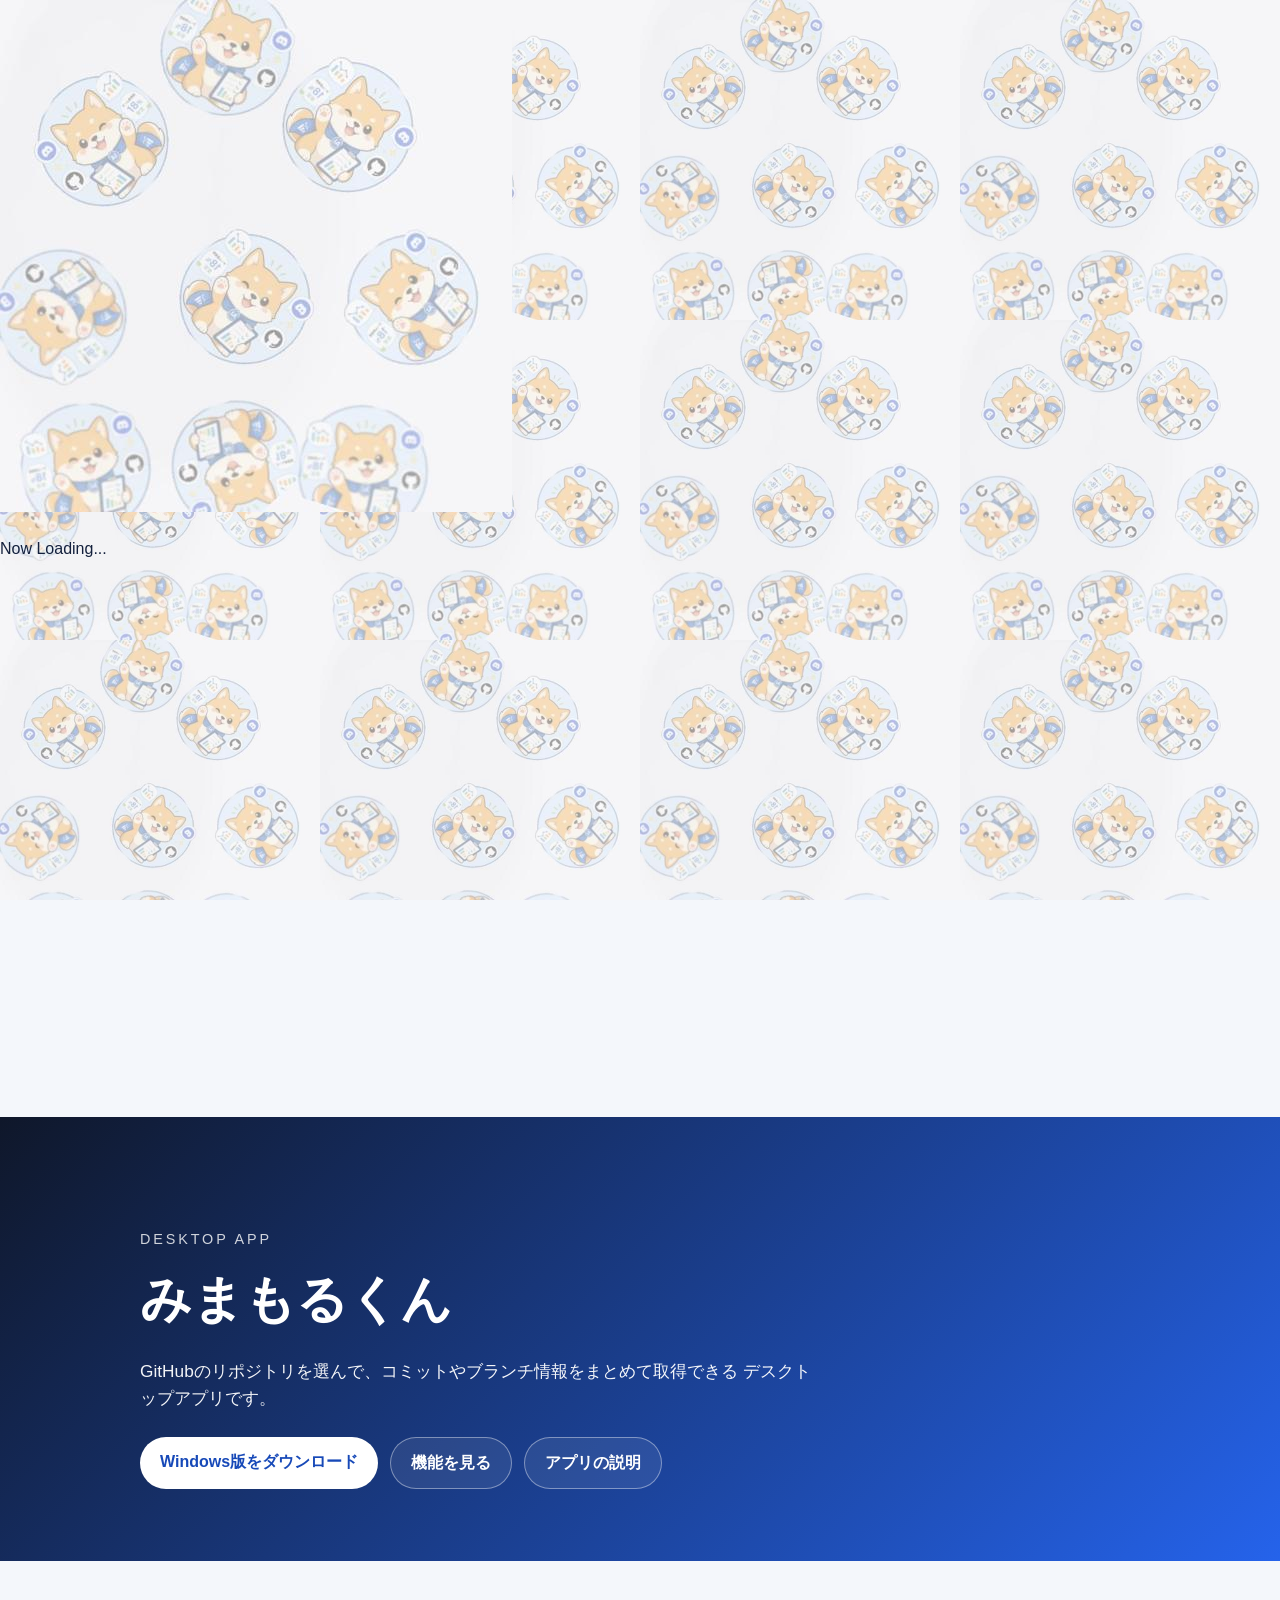
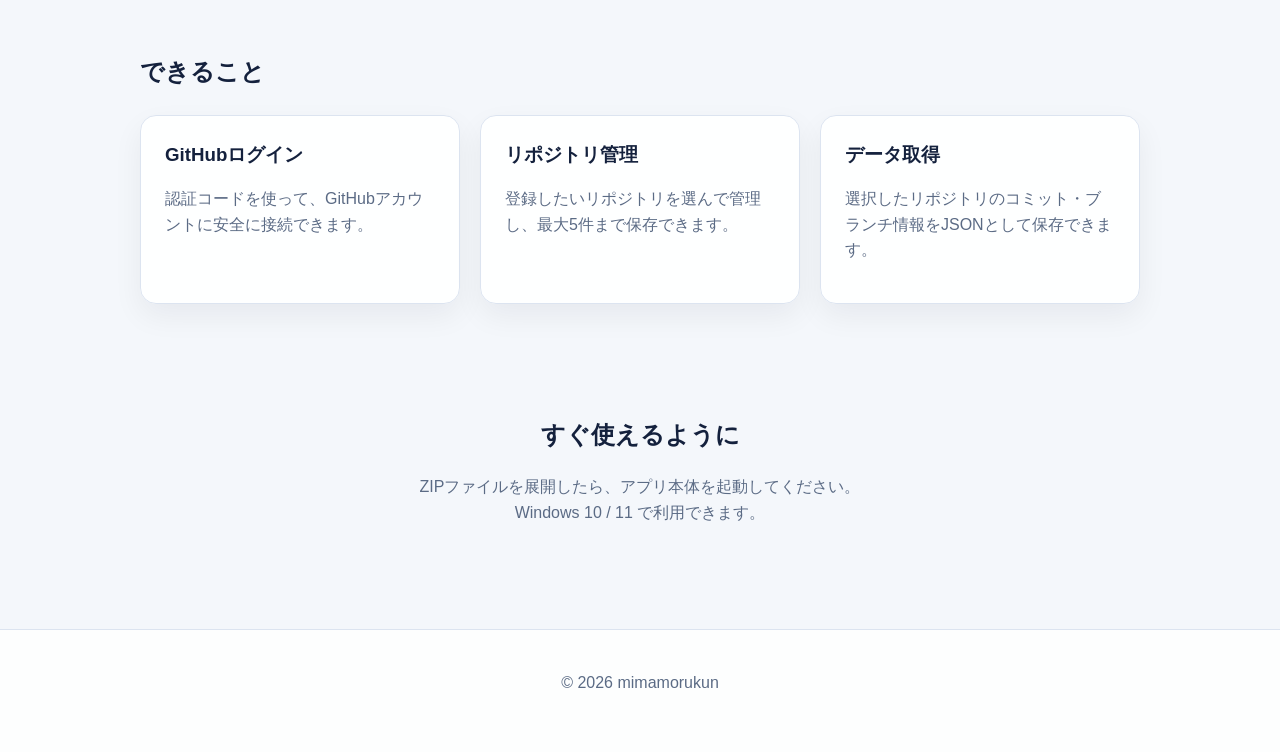
<file: index.html>
<!DOCTYPE html>
<html lang="ja">
  <head>
    <meta charset="UTF-8" />
    <meta name="viewport" content="width=device-width, initial-scale=1.0" />
    <title>みまもるくん | Desktop App</title>
    <meta
      name="description"
      content="みまもるくんのデスクトップアプリをダウンロードできるホームページです。"
    />
    <!--
      このファイルはサイトのトップページです。
      - CSS は `css/index.css` に分離しています。
      - ダウンロードリンクはローカルの `downloads/mimamorukun-win.zip` を指しています。
        実運用では GitHub Releases や外部ストレージに本体を置くことを推奨します。
      - `downloads/` フォルダは `.gitignore` に入れているためリポジトリには含めません。
    -->
    <link rel="stylesheet" href="./css/index.css" />
  </head>
  <body class="is-loading">
    <div class="loading-screen" id="loadingScreen">
      <img src="./images/mimamorukun.png" alt="" class="loading-logo">
      <div class="loading-gauge">
        <div class="loading-gauge-fill" id="loadingGaugeFill"></div>
      </div>
      <p class="loading-text">
        Now Loading<span class="dot">.</span><span class="dot">.</span><span class="dot">.</span>
      </p>
    </div>

    <div class="bubbles" aria-hidden="true">
      <div class="bubble" style="left:5%; width:60px; height:60px; animation-duration:18s; animation-delay:0s;"></div>
      <div class="bubble" style="left:15%; width:30px; height:30px; animation-duration:12s; animation-delay:2s;"></div>
      <div class="bubble" style="left:28%; width:90px; height:90px; animation-duration:22s; animation-delay:1s;"></div>
      <div class="bubble" style="left:40%; width:45px; height:45px; animation-duration:15s; animation-delay:6s;"></div>
      <div class="bubble" style="left:52%; width:110px; height:110px; animation-duration:26s; animation-delay:3s;"></div>
      <div class="bubble" style="left:65%; width:35px; height:35px; animation-duration:13s; animation-delay:8s;"></div>
      <div class="bubble" style="left:75%; width:70px; height:70px; animation-duration:20s; animation-delay:5s;"></div>
      <div class="bubble" style="left:85%; width:50px; height:50px; animation-duration:17s; animation-delay:9s;"></div>
      <div class="bubble" style="left:92%; width:28px; height:28px; animation-duration:11s; animation-delay:4s;"></div>
      <div class="bubble" style="left:35%; width:22px; height:22px; animation-duration:10s; animation-delay:11s;"></div>
    </div>

    <header class="hero">
      <div class="container">
        <p class="eyebrow">Desktop App</p>
        <h1>みまもるくん</h1>
        <p class="lead">
          GitHubのリポジトリを選んで、コミットやブランチ情報をまとめて取得できる
          デスクトップアプリです。
        </p>
        <!-- 操作ボタン -->
        <div class="actions">
          <!--
            ローカルのサンプルZIPを指すダウンロードボタン。
            実際の配布物は GitHub Releases 等に置いてください。
          -->
          <a class="button primary" href="downloads/mimamorukun-win.zip" download>
            Windows版をダウンロード
          </a>
          <!-- 機能セクションへスクロール -->
          <a class="button secondary" href="#features">機能を見る</a>
          <!-- 別ページの説明へ遷移 -->
          <a class="button secondary" href="app.html">アプリの説明</a>
        </div>
      </div>
    </header>

    <main>
      <section id="features" class="section fade-in" style="animation-delay: 0.2s;">
        <div class="container">
          <h2>できること</h2>
          <div class="cards">
            <article class="card">
              <h3>GitHubログイン</h3>
              <p>認証コードを使って、GitHubアカウントに安全に接続できます。</p>
            </article>
            <article class="card">
              <h3>リポジトリ管理</h3>
              <p>登録したいリポジトリを選んで管理し、最大5件まで保存できます。</p>
            </article>
            <article class="card">
              <h3>データ取得</h3>
              <p>選択したリポジトリのコミット・ブランチ情報をJSONとして保存できます。</p>
            </article>
          </div>
        </div>
      </section>

      <!-- アプリ概要は別ページ（app.html）に移動しました -->

      <section class="section download-section fade-in" style="animation-delay: 0.4s;">
        <div class="container">
          <h2>すぐ使えるように</h2>
          <p>
            ZIPファイルを展開したら、アプリ本体を起動してください。<br />
            Windows 10 / 11 で利用できます。
          </p>
        </div>
      </section>
    </main>

    <footer>
      <div class="container">
        <p>© 2026 mimamorukun</p>
      </div>
    </footer>

    <script src="script.js"></script>
    <script>
      (function () {
        const loadingScreen = document.getElementById("loadingScreen");
        const gaugeFill = document.getElementById("loadingGaugeFill");
        const minDisplayTime = 900; // ms、これより短い時間では消えない
        const startTime = Date.now();

        // 読み込み中はゆっくり90%まで、完了したら一気に100%へ
        requestAnimationFrame(function () {
          gaugeFill.style.transition = "width " + minDisplayTime + "ms ease-out";
          gaugeFill.style.width = "90%";
        });

        function hideLoadingScreen() {
          const elapsed = Date.now() - startTime;
          const wait = Math.max(minDisplayTime - elapsed, 0);

          setTimeout(function () {
            gaugeFill.style.transition = "width 0.3s ease";
            gaugeFill.style.width = "100%";

            setTimeout(function () {
              loadingScreen.classList.add("hidden");
              document.body.classList.remove("is-loading");

              loadingScreen.addEventListener(
                "transitionend",
                function () {
                  loadingScreen.style.display = "none";
                },
                { once: true }
              );
            }, 300);
          }, wait);
        }

        if (document.readyState === "complete") {
          hideLoadingScreen();
        } else {
          window.addEventListener("load", hideLoadingScreen);
        }
      })();
    </script>
  </body>
</html>
</file>
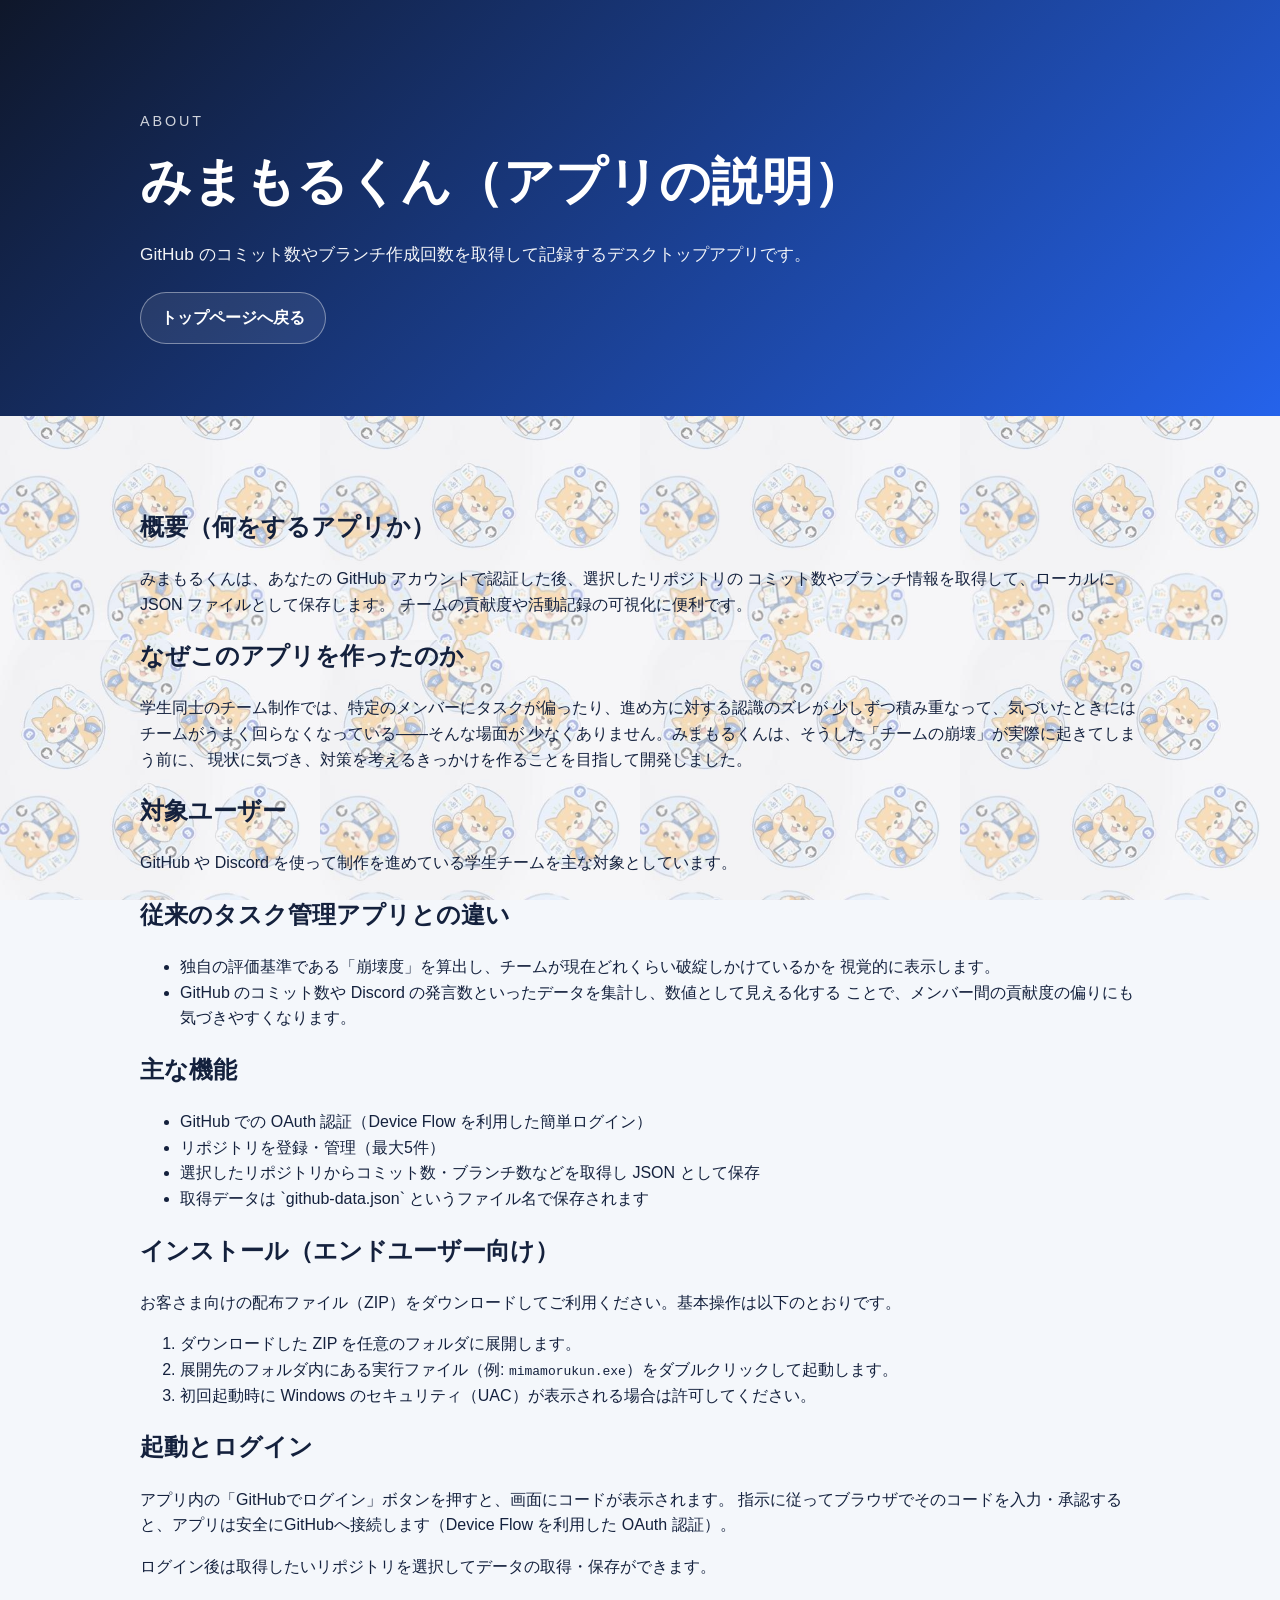
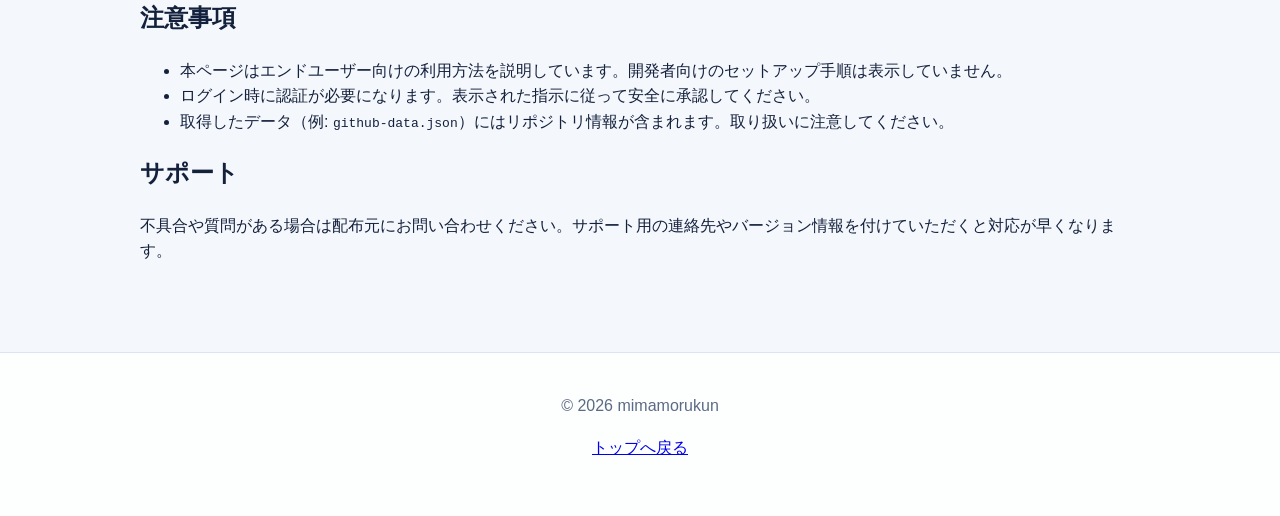
<file: app.html>
<!DOCTYPE html>
<html lang="ja">
  <head>
    <meta charset="UTF-8" />
    <meta name="viewport" content="width=device-width, initial-scale=1.0" />
    <title>みまもるくん — アプリの説明</title>
    <link rel="stylesheet" href="./css/index.css" />
    <!--
      このページは `seisaku2026` リポジトリ内の説明を要約して作成しています。
      目的：ユーザー向けにアプリの機能や使い方、注意点を分かりやすくまとめる。
      注意：本ページに認証情報（Client Secret 等）は一切含めないでください。
    -->
  </head>
  <body>
    <header class="hero">
      <div class="container">
        <p class="eyebrow">About</p>
        <h1>みまもるくん（アプリの説明）</h1>
        <p class="lead">GitHub のコミット数やブランチ作成回数を取得して記録するデスクトップアプリです。</p>
        <div class="actions">
          <a class="button secondary" href="index.html">トップページへ戻る</a>
        </div>
      </div>
    </header>

    <main>
      <section class="section">
        <div class="container">
          <h2>概要（何をするアプリか）</h2>
          <p>
            みまもるくんは、あなたの GitHub アカウントで認証した後、選択したリポジトリの
            コミット数やブランチ情報を取得して、ローカルに JSON ファイルとして保存します。
            チームの貢献度や活動記録の可視化に便利です。
          </p>

          <h2>なぜこのアプリを作ったのか</h2>
          <p>
            学生同士のチーム制作では、特定のメンバーにタスクが偏ったり、進め方に対する認識のズレが
            少しずつ積み重なって、気づいたときにはチームがうまく回らなくなっている——そんな場面が
            少なくありません。みまもるくんは、そうした「チームの崩壊」が実際に起きてしまう前に、
            現状に気づき、対策を考えるきっかけを作ることを目指して開発しました。
          </p>

          <h2>対象ユーザー</h2>
          <p>GitHub や Discord を使って制作を進めている学生チームを主な対象としています。</p>

          <h2>従来のタスク管理アプリとの違い</h2>
          <ul>
            <li>
              独自の評価基準である「崩壊度」を算出し、チームが現在どれくらい破綻しかけているかを
              視覚的に表示します。
            </li>
            <li>
              GitHub のコミット数や Discord の発言数といったデータを集計し、数値として見える化する
              ことで、メンバー間の貢献度の偏りにも気づきやすくなります。
            </li>
          </ul>

          <h2>主な機能</h2>
          <ul>
            <li>GitHub での OAuth 認証（Device Flow を利用した簡単ログイン）</li>
            <li>リポジトリを登録・管理（最大5件）</li>
            <li>選択したリポジトリからコミット数・ブランチ数などを取得し JSON として保存</li>
            <li>取得データは `github-data.json` というファイル名で保存されます</li>
          </ul>

          <h2>インストール（エンドユーザー向け）</h2>
          <p>お客さま向けの配布ファイル（ZIP）をダウンロードしてご利用ください。基本操作は以下のとおりです。</p>
          <ol>
            <li>ダウンロードした ZIP を任意のフォルダに展開します。</li>
            <li>展開先のフォルダ内にある実行ファイル（例: <code>mimamorukun.exe</code>）をダブルクリックして起動します。</li>
            <li>初回起動時に Windows のセキュリティ（UAC）が表示される場合は許可してください。</li>
          </ol>

          <h2>起動とログイン</h2>
          <p>
            アプリ内の「GitHubでログイン」ボタンを押すと、画面にコードが表示されます。
            指示に従ってブラウザでそのコードを入力・承認すると、アプリは安全にGitHubへ接続します（Device Flow を利用した OAuth 認証）。
          </p>
          <p>ログイン後は取得したいリポジトリを選択してデータの取得・保存ができます。</p>
          <h2>注意事項</h2>
          <ul>
            <li>本ページはエンドユーザー向けの利用方法を説明しています。開発者向けのセットアップ手順は表示していません。</li>
            <li>ログイン時に認証が必要になります。表示された指示に従って安全に承認してください。</li>
            <li>取得したデータ（例: <code>github-data.json</code>）にはリポジトリ情報が含まれます。取り扱いに注意してください。</li>
          </ul>

          <h2>サポート</h2>
          <p>不具合や質問がある場合は配布元にお問い合わせください。サポート用の連絡先やバージョン情報を付けていただくと対応が早くなります。</p>
        </div>
      </section>
    </main>

    <footer>
      <div class="container">
        <p>© 2026 mimamorukun</p>
        <p><a href="index.html">トップへ戻る</a></p>
      </div>
    </footer>

    <script src="script.js"></script>
  </body>
</html>
</file>
<file: css/index.css>
:root {
	color-scheme: light;
	font-family: "Segoe UI", "Hiragino Sans", "Yu Gothic", sans-serif;
	line-height: 1.6;
	--bg: #f4f7fb;
	--surface: #ffffff;
	--text: #14213d;
	--muted: #5b6b85;
	--primary: #2563eb;
	--primary-dark: #1749b8;
	--border: #dce4f0;
}
/*
  css/index.css
  -----------------
  - ページ全体のカラースキームやレイアウトを定義しています。
  - ここにあるスタイルは最小限のレイアウト用で、必要に応じて
    コンポーネント別に分割できます。
  - 主要セクション (hero, cards, download-section) にコメントを付けて
    どのクラスがどの領域を担当するか分かりやすくしています。
*/

* {
	box-sizing: border-box;
}

body {
	margin: 0;
	/* 元は単色の var(--bg) だった背景を、柴犬パターン画像に変更 */
	background-color: var(--bg);
	background-image: url("../images/shiba-pattern.jpg");
	background-repeat: repeat;
	background-size: 320px auto; /* パターンの繰り返しサイズはお好みで調整してください */
	background-attachment: fixed;
	color: var(--text);
}

.container {
	width: min(1000px, calc(100% - 32px));
	margin: 0 auto;
}

.hero {
	background: linear-gradient(135deg, #0f172a, #2563eb);
	color: white;
	padding: 96px 0 72px;
}

.eyebrow {
	font-size: 0.9rem;
	letter-spacing: 0.2em;
	text-transform: uppercase;
	opacity: 0.8;
	margin-bottom: 8px;
}

.hero h1 {
	font-size: clamp(2.2rem, 4vw, 3.4rem);
	margin: 0 0 16px;
}

.lead {
	font-size: 1.08rem;
	max-width: 680px;
	opacity: 0.95;
}

.actions {
	display: flex;
	flex-wrap: wrap;
	gap: 12px;
	margin-top: 24px;
}

.button {
	display: inline-block;
	text-decoration: none;
	padding: 12px 20px;
	border-radius: 999px;
	font-weight: 700;
	transition: 0.2s ease;
}

.button:hover {
	transform: translateY(-2px);
}

.button.primary {
	background: white;
	color: var(--primary-dark);
}

.button.secondary {
	border: 1px solid rgba(255,255,255,0.4);
	color: white;
	background: rgba(255,255,255,0.08);
}

.button.primary-blue {
	background: var(--primary);
	color: white;
}

.button.primary-blue:hover {
	background: var(--primary-dark);
}

.center-actions {
	text-align: center;
	margin: 32px 0;
}

.section {
	padding: 72px 0;
}

.cards {
	display: grid;
	grid-template-columns: repeat(3, minmax(0, 1fr));
	gap: 20px;
	margin-top: 24px;
}

.card {
	/* 背景画像の上でもカードの内容が読みやすいよう、半透明の白背景に変更 */
	background: rgba(255, 255, 255, 0.9);
	backdrop-filter: blur(4px);
	border: 1px solid var(--border);
	border-radius: 16px;
	padding: 24px;
	box-shadow: 0 12px 30px rgba(15, 23, 42, 0.06);
}

.card h3 {
	margin-top: 0;
	margin-bottom: 8px;
}

.card p,
.download-section p {
	color: var(--muted);
}

.download-section {
	text-align: center;
	padding-top: 20px;
	padding-bottom: 88px;
}

footer {
	border-top: 1px solid var(--border);
	padding: 24px 0 40px;
	text-align: center;
	color: var(--muted);
	/* footer もページ背景が透けて見えるよう半透明にしています */
	background: rgba(255, 255, 255, 0.85);
}

@media (max-width: 760px) {
	.cards {
		grid-template-columns: 1fr;
	}

	.hero {
		padding: 72px 0 56px;
	}
}
</file>
